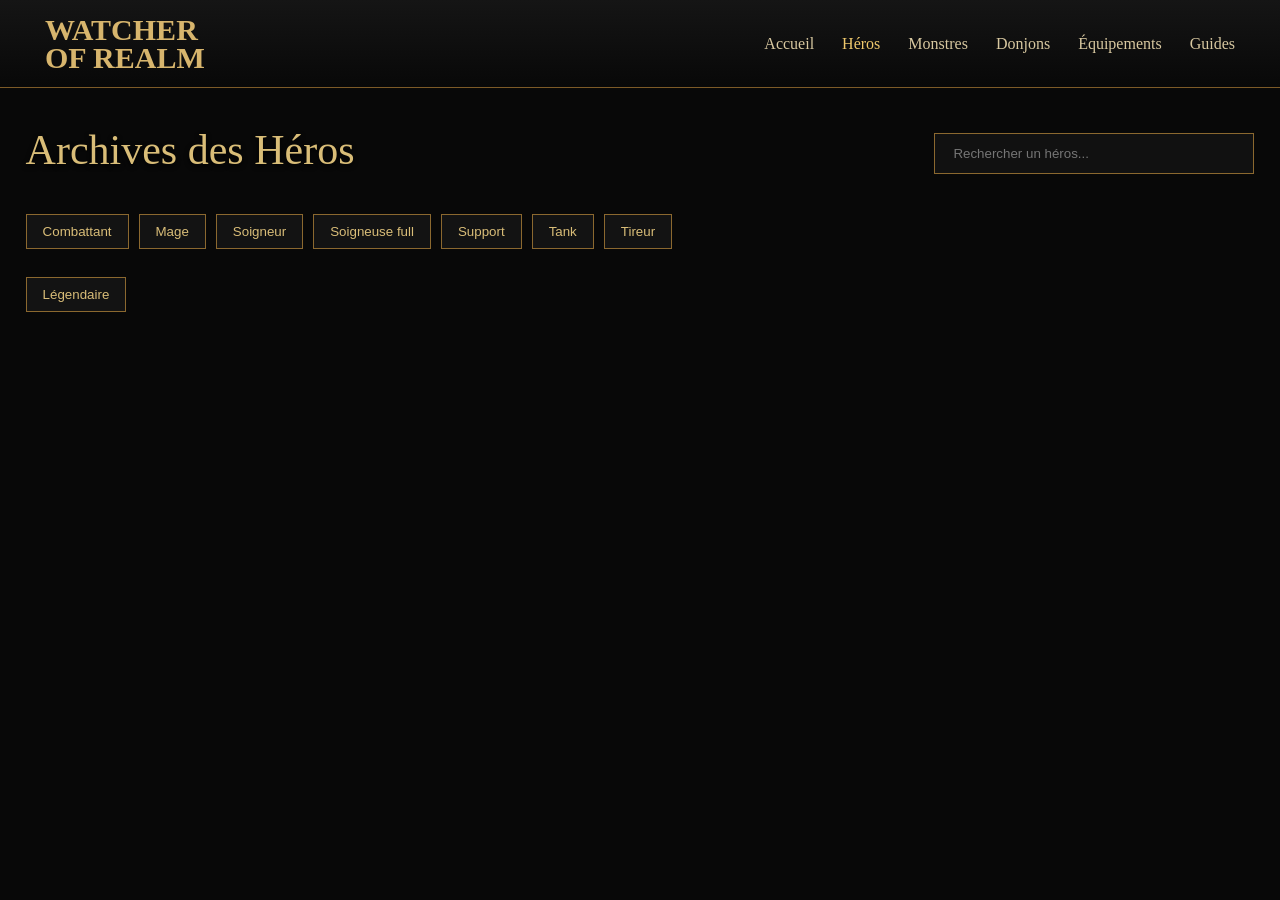
<file: heros.html>
<!DOCTYPE html>
<html lang="fr">

<head>
    <meta charset="UTF-8">
    <meta name="viewport" content="width=device-width, initial-scale=1.0">
    <title>Archives des Héros</title>

    <link rel="stylesheet" href="style.css">
</head>

<body>

<header class="topbar">

    <a class="brand" href="index.html">
        WATCHER<br>
        OF REALM
    </a>

    <nav>
        <a href="index.html">Accueil</a>
        <a class="active" href="Heros.html">Héros</a>
        <a href="#">Monstres</a>
        <a href="#">Donjons</a>
        <a href="#">Équipements</a>
        <a href="#">Guides</a>
    </nav>

</header>

<main class="heroes-page">

    <section class="hero-header">

        <h1>Archives des Héros</h1>

        <input
            type="search"
            id="searchInput"
            placeholder="Rechercher un héros..."
        >

    </section>

    <section class="hero-filters">

        <div id="classFilters" class="filter-group"></div>

        <div id="factionFilters" class="filter-group"></div>

        <div id="rarityFilters" class="filter-group"></div>

    </section>

    <section id="heroesGrid" class="heroes-grid">

    </section>

</main>

<script src="JS/heros.js"></script>

</body>
</html>
</file>
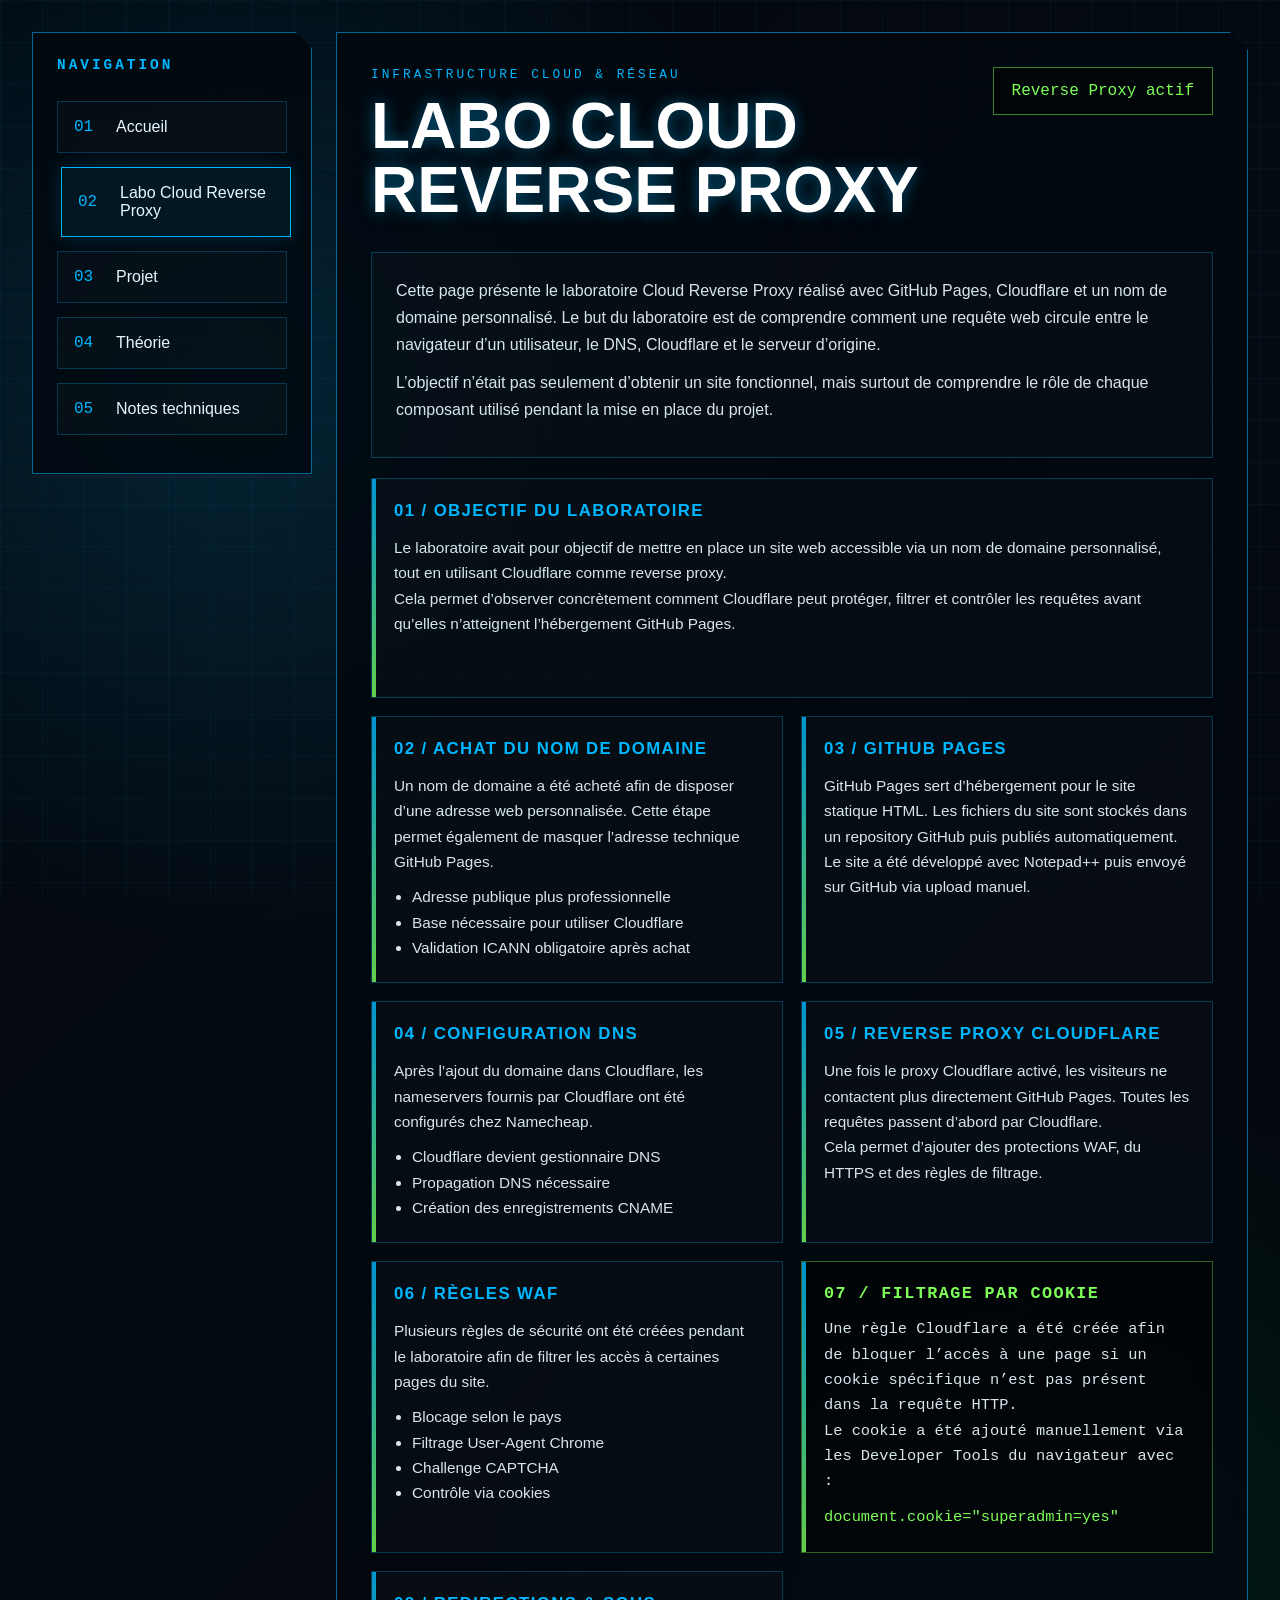
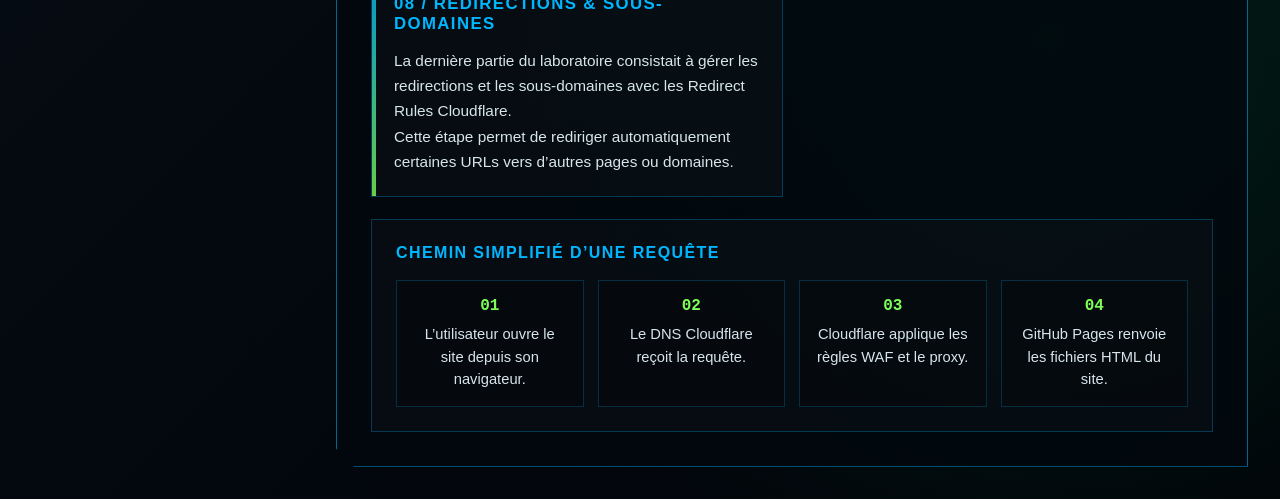
<file: page1.html>
<!DOCTYPE html>
<html lang="fr">
<head>
  <meta charset="UTF-8" />
  <meta name="viewport" content="width=device-width, initial-scale=1.0" />
  <title>Labo Cloud Reverse Proxy</title>

  <style>
    * {
      margin: 0;
      padding: 0;
      box-sizing: border-box;
    }

    body {
      min-height: 100vh;
      background:
        radial-gradient(circle at 18% 18%, rgba(0,180,255,0.16), transparent 28%),
        radial-gradient(circle at 82% 78%, rgba(0,255,120,0.11), transparent 30%),
        linear-gradient(135deg, #02070d 0%, #050b12 48%, #010308 100%);
      color: #e8f7ff;
      font-family: "Segoe UI", Arial, sans-serif;
      overflow-x: hidden;
    }

    body::before {
      content: "";
      position: fixed;
      inset: 0;
      background-image:
        linear-gradient(rgba(0,180,255,0.05) 1px, transparent 1px),
        linear-gradient(90deg, rgba(0,180,255,0.05) 1px, transparent 1px);
      background-size: 42px 42px;
      pointer-events: none;
    }

    .layout {
      min-height: 100vh;
      display: flex;
      gap: 24px;
      padding: 32px;
      align-items: flex-start;
    }

    .sidebar,
    .content {
      background: rgba(2,8,14,0.82);
      border: 1px solid rgba(0,180,255,0.55);
      box-shadow: 0 0 22px rgba(0,180,255,0.15);
    }

    .sidebar {
      width: 280px;
      padding: 24px;
      position: sticky;
      top: 32px;
      clip-path: polygon(0 0, calc(100% - 16px) 0, 100% 16px, 100% 100%, 0 100%);
    }

    .sidebar h2 {
      color: #00b7ff;
      font-size: 0.9rem;
      margin-bottom: 28px;
      text-transform: uppercase;
      letter-spacing: 3px;
      font-family: Consolas, monospace;
    }

    .nav-link {
      display: flex;
      gap: 16px;
      align-items: center;
      padding: 16px;
      margin-bottom: 14px;
      text-decoration: none;
      color: #e8f7ff;
      border: 1px solid rgba(0,180,255,0.25);
      background: rgba(255,255,255,0.02);
      transition: 0.2s ease;
    }

    .nav-link:hover,
    .nav-link.active {
      border-color: #00b7ff;
      transform: translateX(4px);
      box-shadow: 0 0 16px rgba(0,180,255,0.2);
      background: rgba(0,180,255,0.07);
    }

    .nav-link span {
      color: #00b7ff;
      font-family: Consolas, monospace;
      min-width: 26px;
    }

    .content {
      flex: 1;
      padding: 34px;
      clip-path: polygon(0 0, calc(100% - 18px) 0, 100% 18px, 100% 100%, 18px 100%, 0 calc(100% - 18px));
    }

    .header {
      display: flex;
      justify-content: space-between;
      align-items: flex-start;
      gap: 20px;
      margin-bottom: 30px;
    }

    .eyebrow {
      color: #00b7ff;
      font-family: Consolas, monospace;
      text-transform: uppercase;
      letter-spacing: 3px;
      font-size: 0.8rem;
      margin-bottom: 12px;
    }

    h1 {
      font-size: clamp(2.5rem, 5vw, 4.6rem);
      line-height: 1;
      text-transform: uppercase;
      color: white;
      text-shadow: 0 0 16px rgba(0,180,255,0.45);
    }

    .status {
      border: 1px solid rgba(120,255,80,0.5);
      color: #7dff58;
      padding: 14px 18px;
      background: rgba(0,0,0,0.4);
      font-family: Consolas, monospace;
      white-space: nowrap;
    }

    .intro {
      border: 1px solid rgba(0,180,255,0.28);
      background: rgba(255,255,255,0.02);
      padding: 24px;
      margin-bottom: 20px;
    }

    .intro p {
      color: #d7e6ed;
      line-height: 1.7;
      margin-bottom: 10px;
    }

    .grid {
      display: grid;
      grid-template-columns: repeat(auto-fit, minmax(280px, 1fr));
      gap: 18px;
    }

    .chapter {
      position: relative;
      padding: 22px;
      border: 1px solid rgba(0,180,255,0.28);
      background: rgba(255,255,255,0.02);
      min-height: 220px;
    }

    .chapter::before {
      content: "";
      position: absolute;
      left: 0;
      top: 0;
      width: 4px;
      height: 100%;
      background: linear-gradient(#00b7ff, #7dff58);
      opacity: 0.8;
    }

    .chapter.large {
      grid-column: span 2;
    }

    .chapter h2 {
      color: #00b7ff;
      font-size: 1.05rem;
      text-transform: uppercase;
      letter-spacing: 1.4px;
      margin-bottom: 14px;
    }

    .chapter p,
    .chapter li {
      color: #d7e6ed;
      line-height: 1.65;
      font-size: 0.96rem;
    }

    .chapter ul {
      margin-left: 18px;
      margin-top: 10px;
    }

    .terminal {
      border-color: rgba(120,255,80,0.38);
      background: rgba(0,0,0,0.45);
      font-family: Consolas, monospace;
    }

    .terminal h2 {
      color: #7dff58;
    }

    .schema {
      margin-top: 22px;
      border: 1px solid rgba(0,180,255,0.28);
      background: rgba(255,255,255,0.02);
      padding: 24px;
    }

    .schema h2 {
      color: #00b7ff;
      text-transform: uppercase;
      letter-spacing: 1.4px;
      margin-bottom: 18px;
      font-size: 1rem;
    }

    .flow {
      display: grid;
      grid-template-columns: repeat(auto-fit, minmax(150px, 1fr));
      gap: 14px;
    }

    .flow-step {
      border: 1px solid rgba(0,180,255,0.22);
      padding: 16px;
      background: rgba(0,0,0,0.24);
      text-align: center;
    }

    .flow-step strong {
      display: block;
      color: #7dff58;
      margin-bottom: 8px;
      font-family: Consolas, monospace;
    }

    .flow-step p {
      color: #d7e6ed;
      line-height: 1.5;
      font-size: 0.92rem;
    }

    @media (max-width: 1000px) {
      .layout {
        flex-direction: column;
      }

      .sidebar {
        width: 100%;
        position: relative;
        top: 0;
      }

      .chapter.large {
        grid-column: span 1;
      }
    }
  </style>
</head>

<body>

  <main class="layout">

    <aside class="sidebar">

      <h2>Navigation</h2>

      <a class="nav-link" href="index.html">
        <span>01</span>
        <p>Accueil</p>
      </a>

      <a class="nav-link active" href="page1.html">
        <span>02</span>
        <p>Labo Cloud Reverse Proxy</p>
      </a>

      <a class="nav-link" href="page2.html">
        <span>03</span>
        <p>Projet</p>
      </a>

      <a class="nav-link" href="page3.html">
        <span>04</span>
        <p>Théorie</p>
      </a>

      <a class="nav-link" href="page4.html">
        <span>05</span>
        <p>Notes techniques</p>
      </a>

    </aside>

    <section class="content">

      <div class="header">

        <div>
          <p class="eyebrow">Infrastructure cloud & réseau</p>
          <h1>Labo Cloud Reverse Proxy</h1>
        </div>

        <div class="status">
          Reverse Proxy actif
        </div>

      </div>

      <div class="intro">

        <p>
          Cette page présente le laboratoire Cloud Reverse Proxy réalisé avec GitHub Pages,
          Cloudflare et un nom de domaine personnalisé. Le but du laboratoire est de comprendre
          comment une requête web circule entre le navigateur d’un utilisateur, le DNS,
          Cloudflare et le serveur d’origine.
        </p>

        <p>
          L’objectif n’était pas seulement d’obtenir un site fonctionnel, mais surtout de comprendre
          le rôle de chaque composant utilisé pendant la mise en place du projet.
        </p>

      </div>

      <div class="grid">

        <article class="chapter large">

          <h2>01 / Objectif du laboratoire</h2>

          <p>
            Le laboratoire avait pour objectif de mettre en place un site web accessible via un
            nom de domaine personnalisé, tout en utilisant Cloudflare comme reverse proxy.
          </p>

          <p>
            Cela permet d’observer concrètement comment Cloudflare peut protéger, filtrer et
            contrôler les requêtes avant qu’elles n’atteignent l’hébergement GitHub Pages.
          </p>

        </article>

        <article class="chapter">

          <h2>02 / Achat du nom de domaine</h2>

          <p>
            Un nom de domaine a été acheté afin de disposer d’une adresse web personnalisée.
            Cette étape permet également de masquer l’adresse technique GitHub Pages.
          </p>

          <ul>
            <li>Adresse publique plus professionnelle</li>
            <li>Base nécessaire pour utiliser Cloudflare</li>
            <li>Validation ICANN obligatoire après achat</li>
          </ul>

        </article>

        <article class="chapter">

          <h2>03 / GitHub Pages</h2>

          <p>
            GitHub Pages sert d’hébergement pour le site statique HTML. Les fichiers du site
            sont stockés dans un repository GitHub puis publiés automatiquement.
          </p>

          <p>
            Le site a été développé avec Notepad++ puis envoyé sur GitHub via upload manuel.
          </p>

        </article>

        <article class="chapter">

          <h2>04 / Configuration DNS</h2>

          <p>
            Après l’ajout du domaine dans Cloudflare, les nameservers fournis par Cloudflare
            ont été configurés chez Namecheap.
          </p>

          <ul>
            <li>Cloudflare devient gestionnaire DNS</li>
            <li>Propagation DNS nécessaire</li>
            <li>Création des enregistrements CNAME</li>
          </ul>

        </article>

        <article class="chapter">

          <h2>05 / Reverse Proxy Cloudflare</h2>

          <p>
            Une fois le proxy Cloudflare activé, les visiteurs ne contactent plus directement
            GitHub Pages. Toutes les requêtes passent d’abord par Cloudflare.
          </p>

          <p>
            Cela permet d’ajouter des protections WAF, du HTTPS et des règles de filtrage.
          </p>

        </article>

        <article class="chapter">

          <h2>06 / Règles WAF</h2>

          <p>
            Plusieurs règles de sécurité ont été créées pendant le laboratoire afin de filtrer
            les accès à certaines pages du site.
          </p>

          <ul>
            <li>Blocage selon le pays</li>
            <li>Filtrage User-Agent Chrome</li>
            <li>Challenge CAPTCHA</li>
            <li>Contrôle via cookies</li>
          </ul>

        </article>

        <article class="chapter terminal">

          <h2>07 / Filtrage par cookie</h2>

          <p>
            Une règle Cloudflare a été créée afin de bloquer l’accès à une page si un cookie
            spécifique n’est pas présent dans la requête HTTP.
          </p>

          <p>
            Le cookie a été ajouté manuellement via les Developer Tools du navigateur avec :
          </p>

          <p style="margin-top:10px; color:#7dff58;">
            document.cookie="superadmin=yes"
          </p>

        </article>

        <article class="chapter">

          <h2>08 / Redirections & sous-domaines</h2>

          <p>
            La dernière partie du laboratoire consistait à gérer les redirections
            et les sous-domaines avec les Redirect Rules Cloudflare.
          </p>

          <p>
            Cette étape permet de rediriger automatiquement certaines URLs
            vers d’autres pages ou domaines.
          </p>

        </article>

      </div>

      <section class="schema">

        <h2>Chemin simplifié d’une requête</h2>

        <div class="flow">

          <div class="flow-step">
            <strong>01</strong>
            <p>L’utilisateur ouvre le site depuis son navigateur.</p>
          </div>

          <div class="flow-step">
            <strong>02</strong>
            <p>Le DNS Cloudflare reçoit la requête.</p>
          </div>

          <div class="flow-step">
            <strong>03</strong>
            <p>Cloudflare applique les règles WAF et le proxy.</p>
          </div>

          <div class="flow-step">
            <strong>04</strong>
            <p>GitHub Pages renvoie les fichiers HTML du site.</p>
          </div>

        </div>

      </section>

    </section>

  </main>

</body>
</html>
</file>
<file: style.css>
* {
    margin: 0;
    padding: 0;
    box-sizing: border-box;
}

body {
    background: #080808;
    color: #e7d7b1;
    font-family: Georgia, serif;
}

/* HEADER */

.topbar {
    height: 88px;
    padding: 18px 45px;
    background: linear-gradient(#151515, #080808);
    border-bottom: 1px solid #7c5a27;
    display: flex;
    align-items: center;
    justify-content: space-between;
}

.brand {
    color: #d7b56d;
    text-decoration: none;
    font-size: 30px;
    line-height: 28px;
    font-weight: bold;
}

nav {
    display: flex;
    gap: 28px;
}

nav a {
    color: #d8c8a0;
    text-decoration: none;
    font-size: 16px;
}

nav a.active,
nav a:hover {
    color: #f0c96c;
}

/* HOME GRID */

.home-grid {
    width: 96%;
    max-width: 1600px;
    margin: 25px auto;
    display: grid;
    grid-template-columns: 320px 1fr 330px;
    grid-template-rows: 320px 280px 260px;
    gap: 18px;
}

.panel {
    position: relative;
    overflow: hidden;
    border: 1px solid #8b682f;
    background: #111;
    box-shadow: 0 0 25px rgba(0,0,0,0.75);
}

.panel img {
    width: 100%;
    height: 100%;
    object-fit: cover;
    display: block;
}

/* DARK OVERLAY */

.panel::after {
    content: "";
    position: absolute;
    inset: 0;
    background:
        linear-gradient(90deg, rgba(0,0,0,0.75), rgba(0,0,0,0.15)),
        linear-gradient(180deg, rgba(0,0,0,0.05), rgba(0,0,0,0.8));
    pointer-events: none;
}

.panel-content {
    position: absolute;
    z-index: 2;
    left: 35px;
    bottom: 30px;
    max-width: 70%;
}

.small-title {
    color: #caa458;
    font-size: 13px;
    letter-spacing: 1px;
    text-transform: uppercase;
}

h1, h2 {
    color: #d9bd78;
    font-weight: normal;
    text-shadow: 0 2px 5px #000;
}

h1 {
    font-size: 42px;
    margin: 8px 0 15px;
}

h2 {
    font-size: 30px;
    margin: 6px 0 12px;
}

p {
    color: #e2d2aa;
    line-height: 1.55;
    font-size: 16px;
}

.btn {
    display: inline-block;
    margin-top: 20px;
    padding: 11px 24px;
    border: 1px solid #9a7030;
    background: rgba(15, 10, 5, 0.8);
    color: #f1cb73;
    text-decoration: none;
    text-transform: uppercase;
}

.btn:hover {
    background: #9a7030;
    color: #fff;
}

/* GRID POSITIONS */

.panel-narrateur {
    grid-column: 1;
    grid-row: 1 / 4;
    background:
        linear-gradient(rgba(0,0,0,0.2), rgba(0,0,0,0.85)),
        url("images/Cartes/actualite.png");
    background-size: cover;
    background-position: center;
}

.panel-guides {
    grid-column: 2;
    grid-row: 1;
}

.panel-heros {
    grid-column: 2;
    grid-row: 2;
}

.panel-donjons {
    grid-column: 3;
    grid-row: 2;
}

.panel-equipements {
    grid-column: 2 / 4;
    grid-row: 3;
}

.panel-actualites {
    grid-column: 3;
    grid-row: 1;
}

/* NARRATEUR */

.panel-narrateur::after {
    background:
        linear-gradient(180deg, rgba(0,0,0,0.1), rgba(0,0,0,0.85));
}

.panel-narrateur .panel-content {
    left: 25px;
    right: 25px;
    bottom: 28px;
    max-width: none;
    background: rgba(30,22,13,0.82);
    border: 1px solid #8b682f;
    padding: 22px;
}

.parchment {
    background: rgba(39, 29, 18, 0.88);
}

/* FOOTER */

footer {
    width: 96%;
    max-width: 1600px;
    margin: 0 auto 25px;
    padding: 25px;
    text-align: center;
    color: #a98e5d;
    border: 1px solid #4d3718;
    background: #0d0d0d;
}

/* MOBILE */

@media (max-width: 1100px) {
    .home-grid {
        grid-template-columns: 1fr;
        grid-template-rows: auto;
    }

    .panel {
        min-height: 280px;
    }

    .panel-narrateur,
    .panel-guides,
    .panel-heros,
    .panel-donjons,
    .panel-equipements,
    .panel-actualites {
        grid-column: auto;
        grid-row: auto;
    }

    .topbar {
        height: auto;
        flex-direction: column;
        gap: 15px;
    }

    nav {
        flex-wrap: wrap;
        justify-content: center;
    }

    .panel-content {
        max-width: 85%;
    }
}
/* PAGE HÉROS */

.heroes-page {
    width: 96%;
    max-width: 1600px;
    margin: 30px auto;
}

.hero-header {
    display: flex;
    justify-content: space-between;
    align-items: center;
    margin-bottom: 25px;
}

.hero-header input {
    width: 320px;
    padding: 12px 18px;
    background: #111;
    border: 1px solid #8b682f;
    color: #e7d7b1;
}

.hero-filters {
    display: flex;
    flex-direction: column;
    gap: 14px;
    margin-bottom: 30px;
}

.filter-group {
    display: flex;
    flex-wrap: wrap;
    gap: 10px;
}

.pill {
    padding: 9px 16px;
    border: 1px solid #8b682f;
    background: rgba(20,20,20,0.9);
    color: #d9bd78;
    cursor: pointer;
}

.pill.active,
.pill:hover {
    background: #8b682f;
    color: white;
}

.heroes-grid {
    display: grid;
    grid-template-columns: repeat(auto-fill, minmax(240px, 1fr));
    gap: 20px;
}

.hero-card {
    border: 1px solid #8b682f;
    background: #111;
    padding: 18px;
}

.hero-card h3 {
    color: #d9bd78;
    font-size: 24px;
    margin-bottom: 8px;
}

.hero-card .meta {
    color: #cbb98d;
    margin-bottom: 10px;
}

.hero-card .score {
    color: #f0c96c;
    font-size: 20px;
}

.hero-card .button {
    display: inline-block;
    margin-top: 15px;
}
</file>
